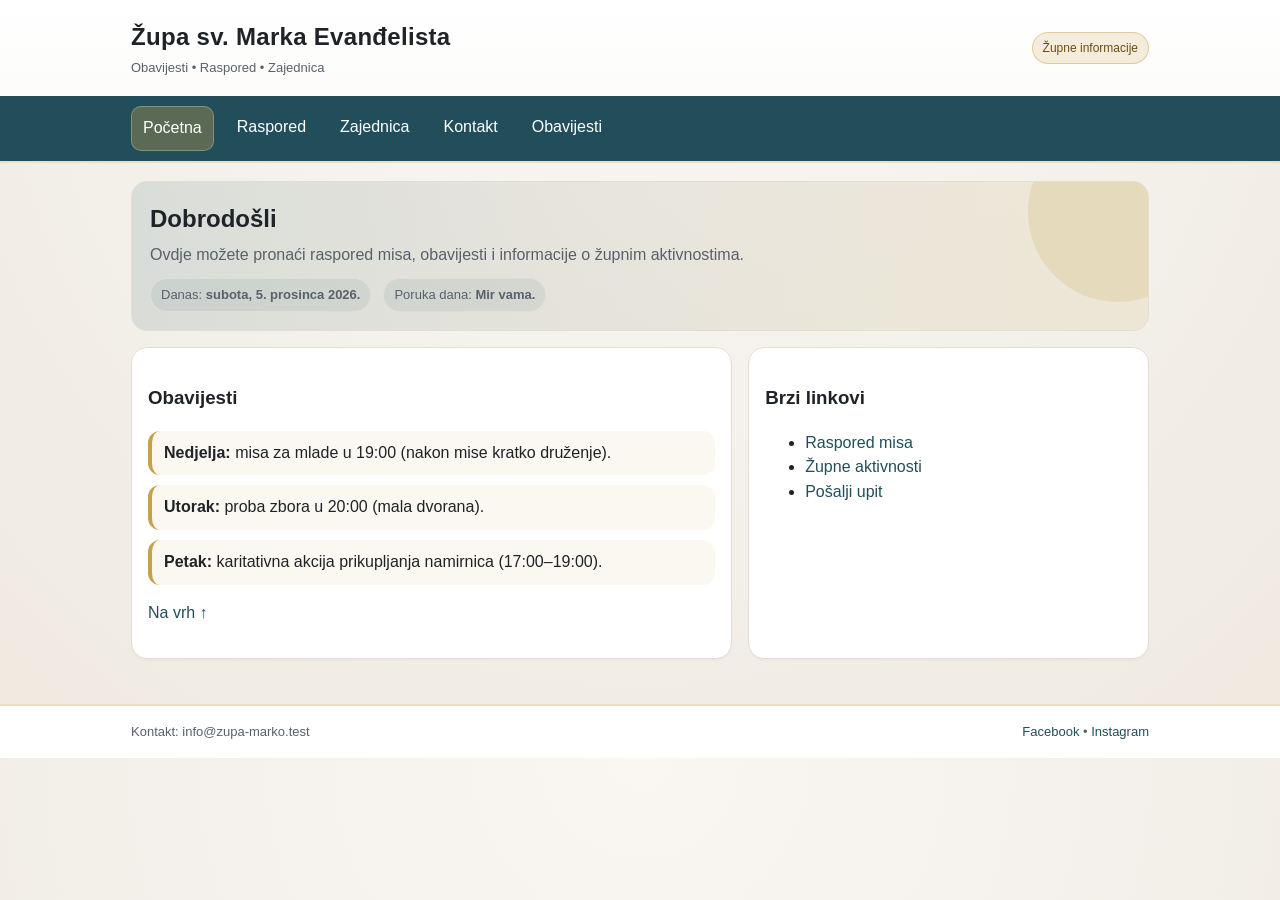
<file: index.html>
<!DOCTYPE html>
<html lang="hr" id="top">
<head>
  <meta charset="UTF-8" />
  <meta name="viewport" content="width=device-width, initial-scale=1.0" />
  <title>Župa sv. Marka – Početna</title>
  <link rel="stylesheet" href="css/style.css" />
</head>
<body>
<header>
  <div class="topbar">
    <div class="brand">
      <h1>Župa sv. Marka Evanđelista</h1>
      <p>Obavijesti • Raspored • Zajednica</p>
    </div>
    <span class="badge">Župne informacije</span>
  </div>

  <nav>
    <div class="nav-inner">
      <a class="active" href="index.html">Početna</a>
      <a href="raspored.html">Raspored</a>
      <a href="zajednica.html">Zajednica</a>
      <a href="kontakt.html">Kontakt</a>
      <a href="#obavijesti">Obavijesti</a>
    </div>
  </nav>
</header>

<main>
  <section class="hero">
    <div>
      <h2>Dobrodošli</h2>
      <p>Ovdje možete pronaći raspored misa, obavijesti i informacije o župnim aktivnostima.</p>

      <div class="kpi">
        <span class="pill">Danas: <b id="danasDatum">...</b></span>
        <span class="pill">Poruka dana: <b id="citatDana">...</b></span>
      </div>
    </div>
  </section>

  <div class="grid">
    <section class="card" id="obavijesti">
      <h3>Obavijesti</h3>

      <div class="notice">
        <b>Nedjelja:</b> misa za mlade u 19:00 (nakon mise kratko druženje).
      </div>
      <div class="notice">
        <b>Utorak:</b> proba zbora u 20:00 (mala dvorana).
      </div>
      <div class="notice">
        <b>Petak:</b> karitativna akcija prikupljanja namirnica (17:00–19:00).
      </div>

      <p><a href="#top">Na vrh ↑</a></p>
    </section>

    <aside class="card">
      <h3>Brzi linkovi</h3>
      <ul>
        <li><a href="raspored.html">Raspored misa</a></li>
        <li><a href="zajednica.html">Župne aktivnosti</a></li>
        <li><a href="kontakt.html">Pošalji upit</a></li>
      </ul>
    </aside>
  </div>
</main>

<footer>
  <div class="footer-inner">
    <div>Kontakt: info@zupa-marko.test</div>
    <div>
      <a href="https://www.facebook.com/" target="_blank">Facebook</a> •
      <a href="https://www.instagram.com/" target="_blank">Instagram</a>
    </div>
  </div>
</footer>

<script src="js/app.js"></script>
</body>
</html>
</file>
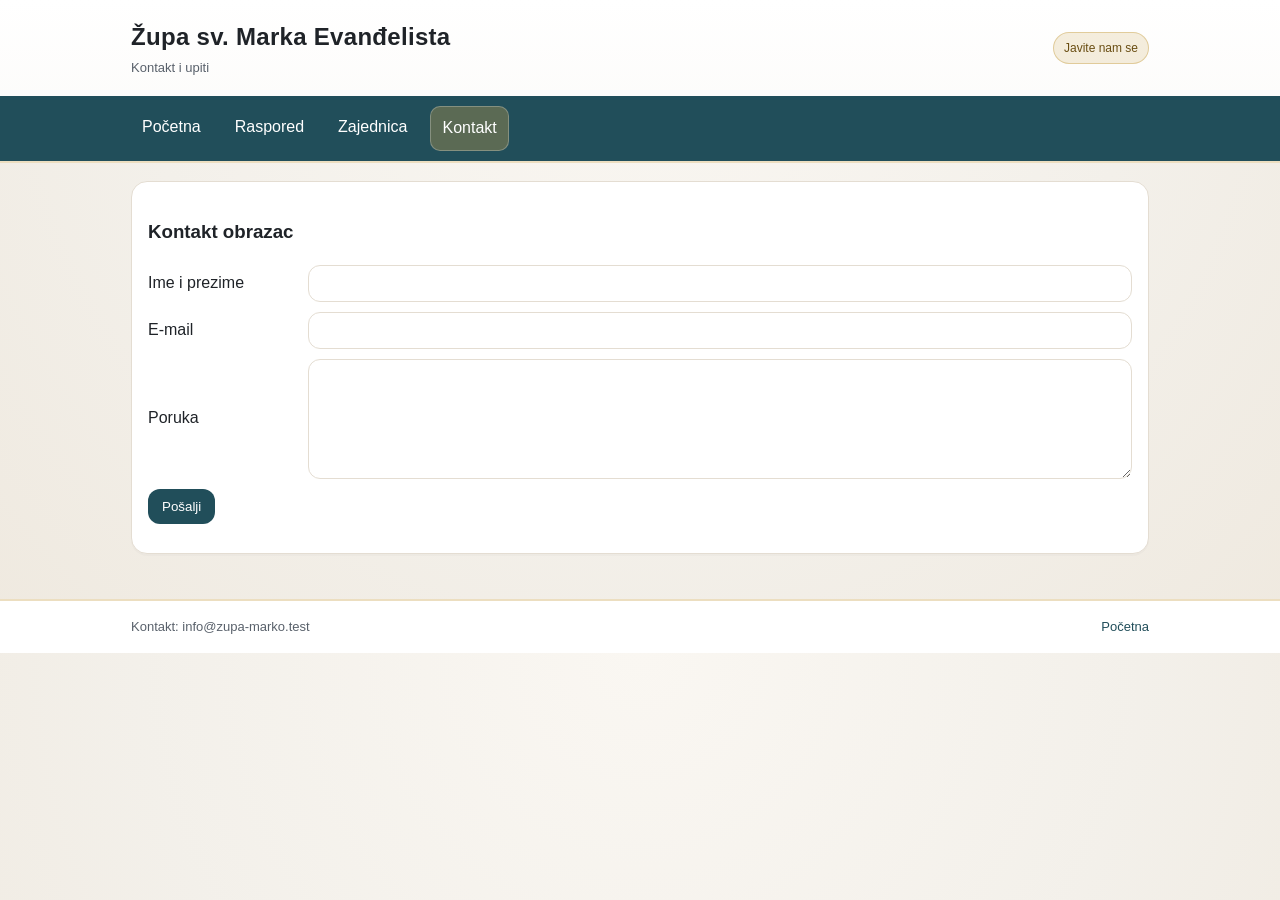
<file: kontakt.html>
<!DOCTYPE html>
<html lang="hr">
<head>
  <meta charset="UTF-8" />
  <meta name="viewport" content="width=device-width, initial-scale=1.0" />
  <title>Župa sv. Marka – Kontakt</title>
  <link rel="stylesheet" href="css/style.css" />
</head>
<body>
<header>
  <div class="topbar">
    <div class="brand">
      <h1>Župa sv. Marka Evanđelista</h1>
      <p>Kontakt i upiti</p>
    </div>
    <span class="badge">Javite nam se</span>
  </div>
  <nav>
    <div class="nav-inner">
      <a href="index.html">Početna</a>
      <a href="raspored.html">Raspored</a>
      <a href="zajednica.html">Zajednica</a>
      <a class="active" href="kontakt.html">Kontakt</a>
    </div>
  </nav>
</header>

<main>
  <section class="card">
    <h3>Kontakt obrazac</h3>

    <form id="kontaktForma">
      <div class="form-row">
        <label for="ime">Ime i prezime</label>
        <input type="text" id="ime" />
      </div>

      <div class="form-row">
        <label for="email">E-mail</label>
        <input type="text" id="email" />
      </div>

      <div class="form-row">
        <label for="poruka">Poruka</label>
        <textarea id="poruka"></textarea>
      </div>

      <button type="submit">Pošalji</button>
      <p id="status" class="small"></p>
    </form>
  </section>
</main>

<footer>
  <div class="footer-inner">
    <div>Kontakt: info@zupa-marko.test</div>
    <div><a href="index.html">Početna</a></div>
  </div>
</footer>

<script src="js/app.js"></script>
</body>
</html>
</file>
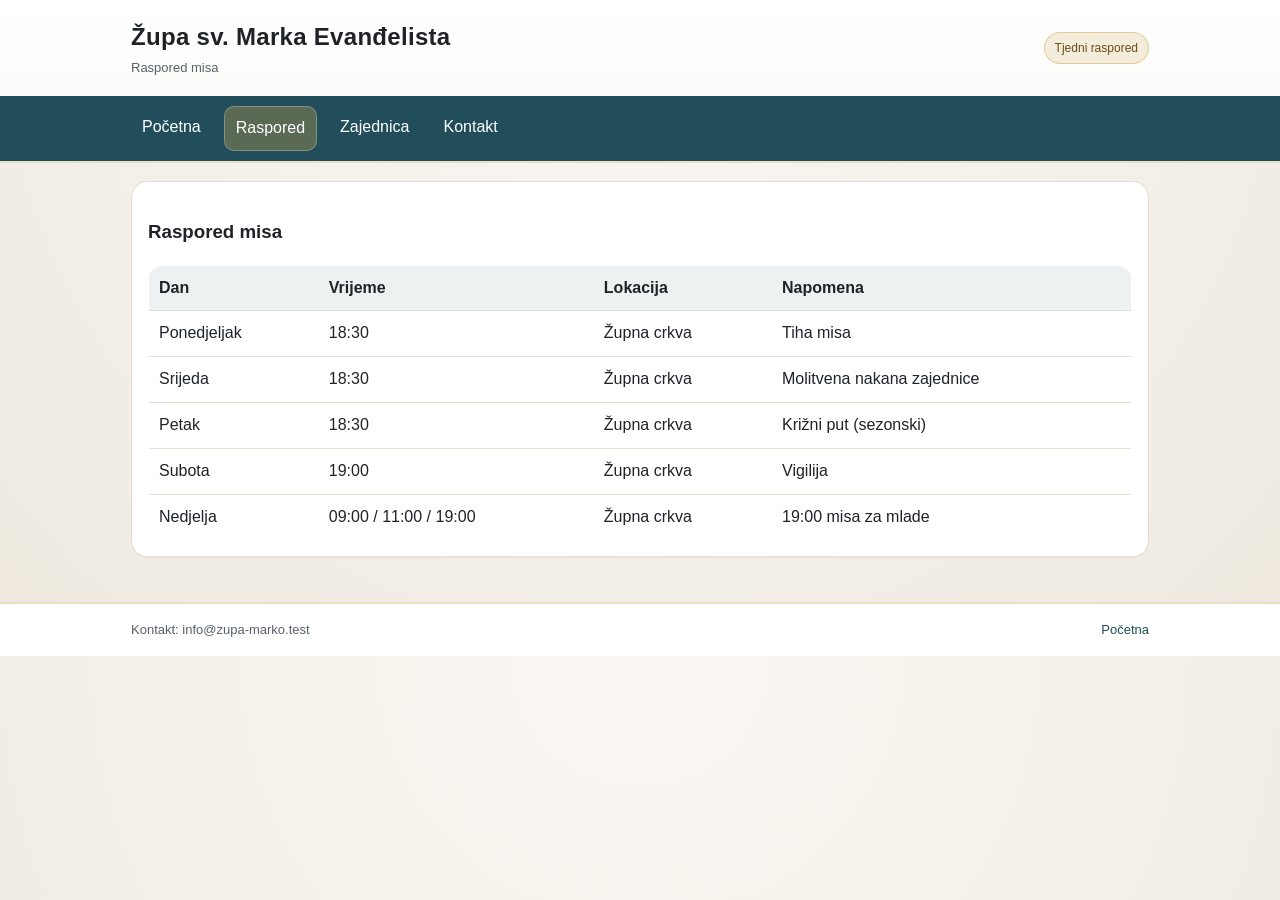
<file: raspored.html>
<!DOCTYPE html>
<html lang="hr">
<head>
  <meta charset="UTF-8" />
  <meta name="viewport" content="width=device-width, initial-scale=1.0" />
  <title>Župa sv. Marka – Raspored</title>
  <link rel="stylesheet" href="css/style.css" />
</head>
<body>
<header>
  <div class="topbar">
    <div class="brand">
      <h1>Župa sv. Marka Evanđelista</h1>
      <p>Raspored misa</p>
    </div>
    <span class="badge">Tjedni raspored</span>
  </div>
  <nav>
    <div class="nav-inner">
      <a href="index.html">Početna</a>
      <a class="active" href="raspored.html">Raspored</a>
      <a href="zajednica.html">Zajednica</a>
      <a href="kontakt.html">Kontakt</a>
    </div>
  </nav>
</header>

<main>
  <section class="card">
    <h3>Raspored misa</h3>

    <table>
      <thead>
        <tr>
          <th>Dan</th>
          <th>Vrijeme</th>
          <th>Lokacija</th>
          <th>Napomena</th>
        </tr>
      </thead>
      <tbody>
        <tr><td>Ponedjeljak</td><td>18:30</td><td>Župna crkva</td><td>Tiha misa</td></tr>
        <tr><td>Srijeda</td><td>18:30</td><td>Župna crkva</td><td>Molitvena nakana zajednice</td></tr>
        <tr><td>Petak</td><td>18:30</td><td>Župna crkva</td><td>Križni put (sezonski)</td></tr>
        <tr><td>Subota</td><td>19:00</td><td>Župna crkva</td><td>Vigilija</td></tr>
        <tr><td>Nedjelja</td><td>09:00 / 11:00 / 19:00</td><td>Župna crkva</td><td>19:00 misa za mlade</td></tr>
      </tbody>
    </table>
  </section>
</main>

<footer>
  <div class="footer-inner">
    <div>Kontakt: info@zupa-marko.test</div>
    <div><a href="index.html">Početna</a></div>
  </div>
</footer>
</body>
</html>
</file>
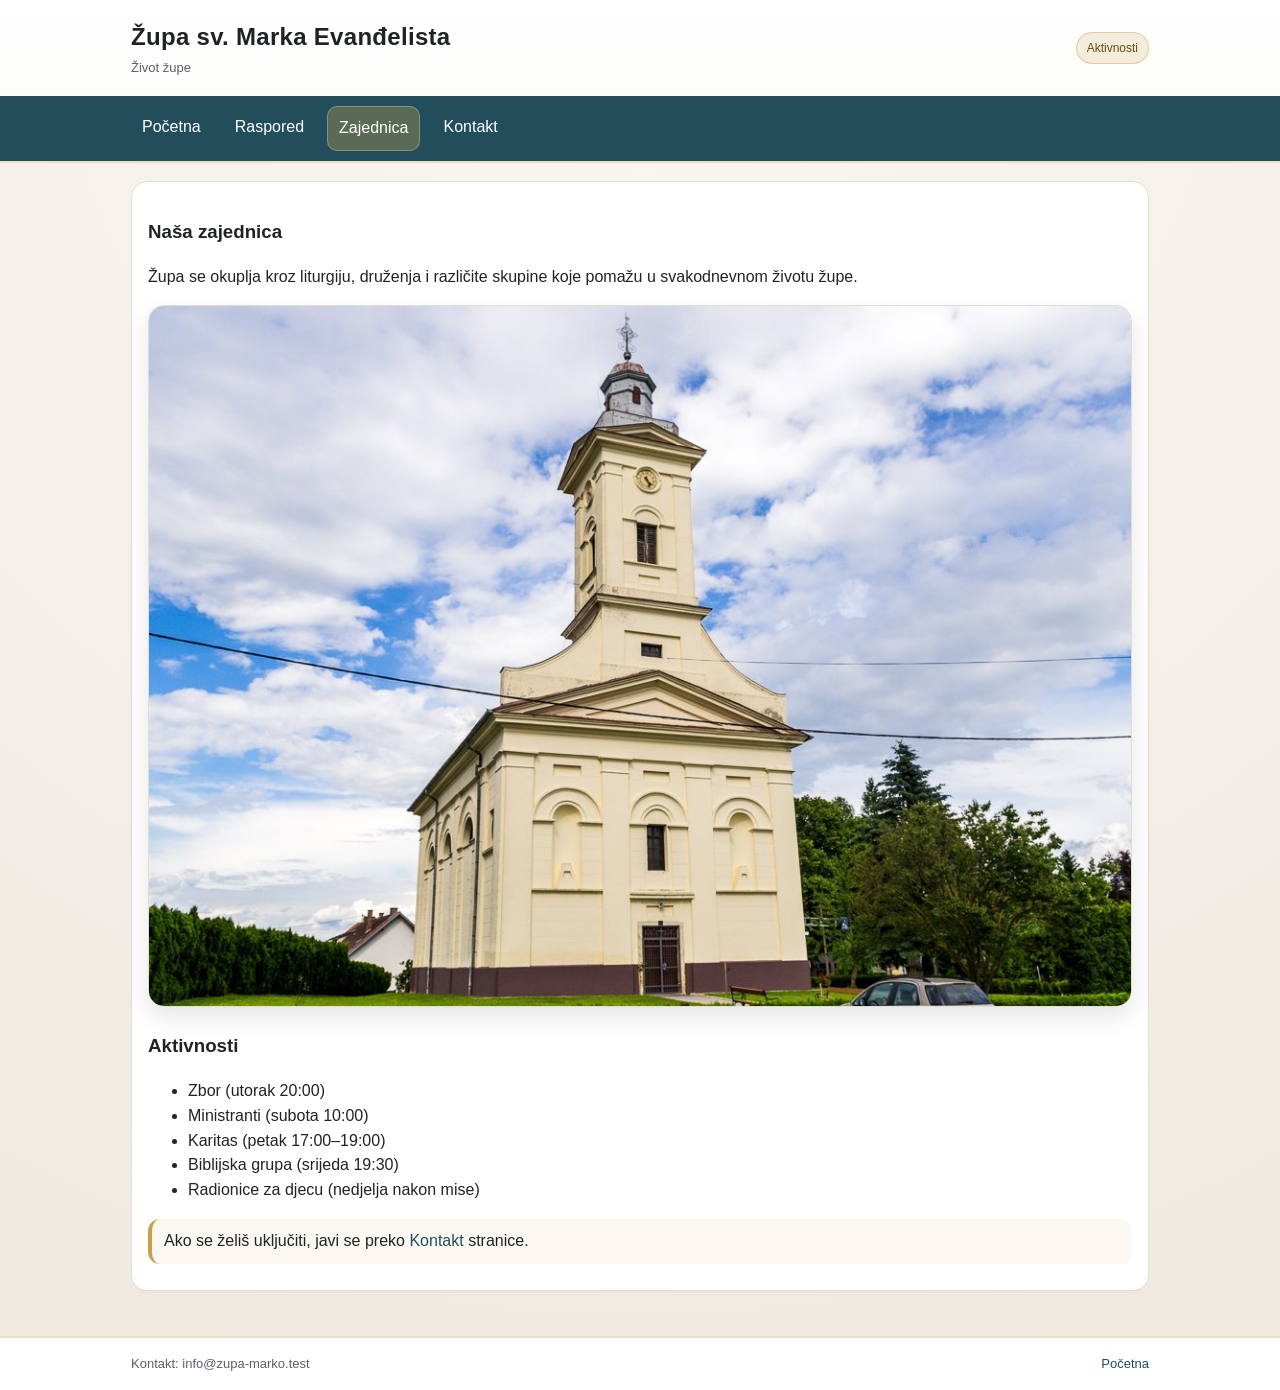
<file: zajednica.html>
<!DOCTYPE html>
<html lang="hr">
<head>
  <meta charset="UTF-8" />
  <meta name="viewport" content="width=device-width, initial-scale=1.0" />
  <title>Župa sv. Marka – Zajednica</title>
  <link rel="stylesheet" href="css/style.css" />
</head>
<body>
<header>
  <div class="topbar">
    <div class="brand">
      <h1>Župa sv. Marka Evanđelista</h1>
      <p>Život župe</p>
    </div>
    <span class="badge">Aktivnosti</span>
  </div>
  <nav>
    <div class="nav-inner">
      <a href="index.html">Početna</a>
      <a href="raspored.html">Raspored</a>
      <a class="active" href="zajednica.html">Zajednica</a>
      <a href="kontakt.html">Kontakt</a>
    </div>
  </nav>
</header>

<main>
  <section class="card">
    <h3>Naša zajednica</h3>
    <p>Župa se okuplja kroz liturgiju, druženja i različite skupine koje pomažu u svakodnevnom životu župe.</p>

    <img class="resp" src="img/crkva.jpg" alt="Crkva" />

    <h3 style="margin-top:16px;">Aktivnosti</h3>
    <ul>
      <li>Zbor (utorak 20:00)</li>
      <li>Ministranti (subota 10:00)</li>
      <li>Karitas (petak 17:00–19:00)</li>
      <li>Biblijska grupa (srijeda 19:30)</li>
      <li>Radionice za djecu (nedjelja nakon mise)</li>
    </ul>

    <div class="notice">
      Ako se želiš uključiti, javi se preko <a href="kontakt.html">Kontakt</a> stranice.
    </div>
  </section>
</main>

<footer>
  <div class="footer-inner">
    <div>Kontakt: info@zupa-marko.test</div>
    <div><a href="index.html">Početna</a></div>
  </div>
</footer>
</body>
</html>
</file>
<file: css/style.css>
* { box-sizing: border-box; }

:root{
  --bg: #f3f0ea;
  --card: #ffffff;
  --text: #1f2328;
  --muted: #59616b;

  --accent: #214e5a;
  --gold: #c8a24a;
  --border: #e4ddd2;

  --shadow: 0 10px 25px rgba(0,0,0,.08);
}

body{
  margin:0;
  font-family: Arial, sans-serif;
  background: radial-gradient(circle at top, #faf7f2 0%, var(--bg) 55%, #efe9df 100%);
  color: var(--text);
  line-height: 1.55;
}

a{ color: var(--accent); text-decoration: none; }
a:hover{ text-decoration: underline; }

header{
  background: linear-gradient(180deg, #ffffff 0%, #fbfaf8 100%);
  border-bottom: 2px solid rgba(200,162,74,.35);
}

.topbar{
  max-width: 1050px;
  margin: 0 auto;
  padding: 18px 16px;
  display:flex;
  align-items:center;
  justify-content: space-between;
  gap: 12px;
}

.brand h1{
  margin:0;
  font-size: 24px;
  letter-spacing: .3px;
}
.brand p{
  margin: 3px 0 0;
  color: var(--muted);
  font-size: 13px;
}

.badge{
  display:inline-block;
  font-size: 12px;
  padding: 6px 10px;
  border-radius: 999px;
  background: rgba(200,162,74,.18);
  border: 1px solid rgba(200,162,74,.45);
  color: #6a4e13;
}

nav{ background: var(--accent); }
.nav-inner{
  max-width: 1050px;
  margin: 0 auto;
  padding: 10px 16px;
  display:flex;
  gap: 12px;
  flex-wrap: wrap;
}
.nav-inner a{
  color: #fff;
  padding: 9px 11px;
  border-radius: 10px;
  transition: transform .15s ease, background .15s ease;
}
.nav-inner a:hover{
  background: rgba(255,255,255,.14);
  text-decoration: none;
  transform: translateY(-1px);
}
.nav-inner a.active{
  background: rgba(200,162,74,.35);
  border: 1px solid rgba(255,255,255,.25);
}

main{
  max-width: 1050px;
  margin: 0 auto;
  padding: 18px 16px 45px;
  animation: fadeIn .35s ease both;
}
@keyframes fadeIn{
  from{ opacity:0; transform: translateY(6px); }
  to{ opacity:1; transform: translateY(0); }
}

.hero{
  border-radius: 16px;
  padding: 18px;
  border: 1px solid var(--border);
  background: linear-gradient(90deg, rgba(33,78,90,.12), rgba(200,162,74,.12));
  position: relative;
  overflow:hidden;
}
.hero:after{
  content:"";
  position:absolute;
  right:-60px;
  top:-60px;
  width: 180px;
  height: 180px;
  background: rgba(200,162,74,.18);
  border-radius: 50%;
}

.hero h2{ margin:0 0 6px; }
.hero p{ margin:0; color: var(--muted); }

.grid{
  margin-top: 16px;
  display:grid;
  grid-template-columns: 1.2fr .8fr;
  gap: 16px;
}

.card{
  background: var(--card);
  border: 1px solid var(--border);
  border-radius: 16px;
  padding: 16px;
  box-shadow: 0 2px 0 rgba(0,0,0,.02);
  transition: transform .18s ease, box-shadow .18s ease;
}
.card:hover{
  transform: translateY(-2px);
  box-shadow: var(--shadow);
}

.notice{
  padding: 10px 12px;
  border-left: 4px solid var(--gold);
  background: rgba(200,162,74,.08);
  border-radius: 12px;
  margin: 10px 0;
}

ul{ margin-top: 8px; }

table{
  width:100%;
  border-collapse: collapse;
  overflow: hidden;
  border-radius: 14px;
  border: 1px solid var(--border);
}
th, td{
  padding: 10px;
  border-bottom: 1px solid var(--border);
  text-align: left;
}
th{
  background: rgba(33,78,90,.08);
}

img.resp{
  width: 100%;
  height: auto;
  border-radius: 16px;
  border: 1px solid var(--border);
  box-shadow: 0 10px 25px rgba(0,0,0,.10);
}

.form-row{
  display:grid;
  grid-template-columns: 150px 1fr;
  gap: 10px;
  margin: 10px 0;
  align-items: center;
}
input[type="text"], textarea{
  width: 100%;
  padding: 10px;
  border-radius: 12px;
  border: 1px solid var(--border);
  background: #fff;
  outline: none;
}
input[type="text"]:focus, textarea:focus{
  border-color: rgba(33,78,90,.55);
  box-shadow: 0 0 0 3px rgba(33,78,90,.10);
}

textarea{ min-height: 120px; resize: vertical; }

button{
  cursor: pointer;
  background: var(--accent);
  color: white;
  border: none;
  padding: 10px 14px;
  border-radius: 12px;
  transition: transform .15s ease, opacity .15s ease;
}
button:hover{ opacity: .94; transform: translateY(-1px); }

.small{ font-size: 13px; color: var(--muted); }

.kpi{
  display:flex;
  gap: 12px;
  flex-wrap: wrap;
  margin-top: 10px;
}
.kpi .pill{
  background: rgba(33,78,90,.08);
  border: 1px solid var(--border);
  border-radius: 999px;
  padding: 6px 10px;
  font-size: 13px;
  color: var(--muted);
}

footer{
  border-top: 2px solid rgba(200,162,74,.35);
  background: #fff;
}
.footer-inner{
  max-width: 1050px;
  margin: 0 auto;
  padding: 16px;
  display:flex;
  justify-content: space-between;
  flex-wrap: wrap;
  gap: 12px;
  color: var(--muted);
  font-size: 13px;
}

@media (max-width: 760px){
  .grid{ grid-template-columns: 1fr; }
  .form-row{ grid-template-columns: 1fr; }
  .topbar{ flex-direction: column; align-items: flex-start; }
}
</file>
